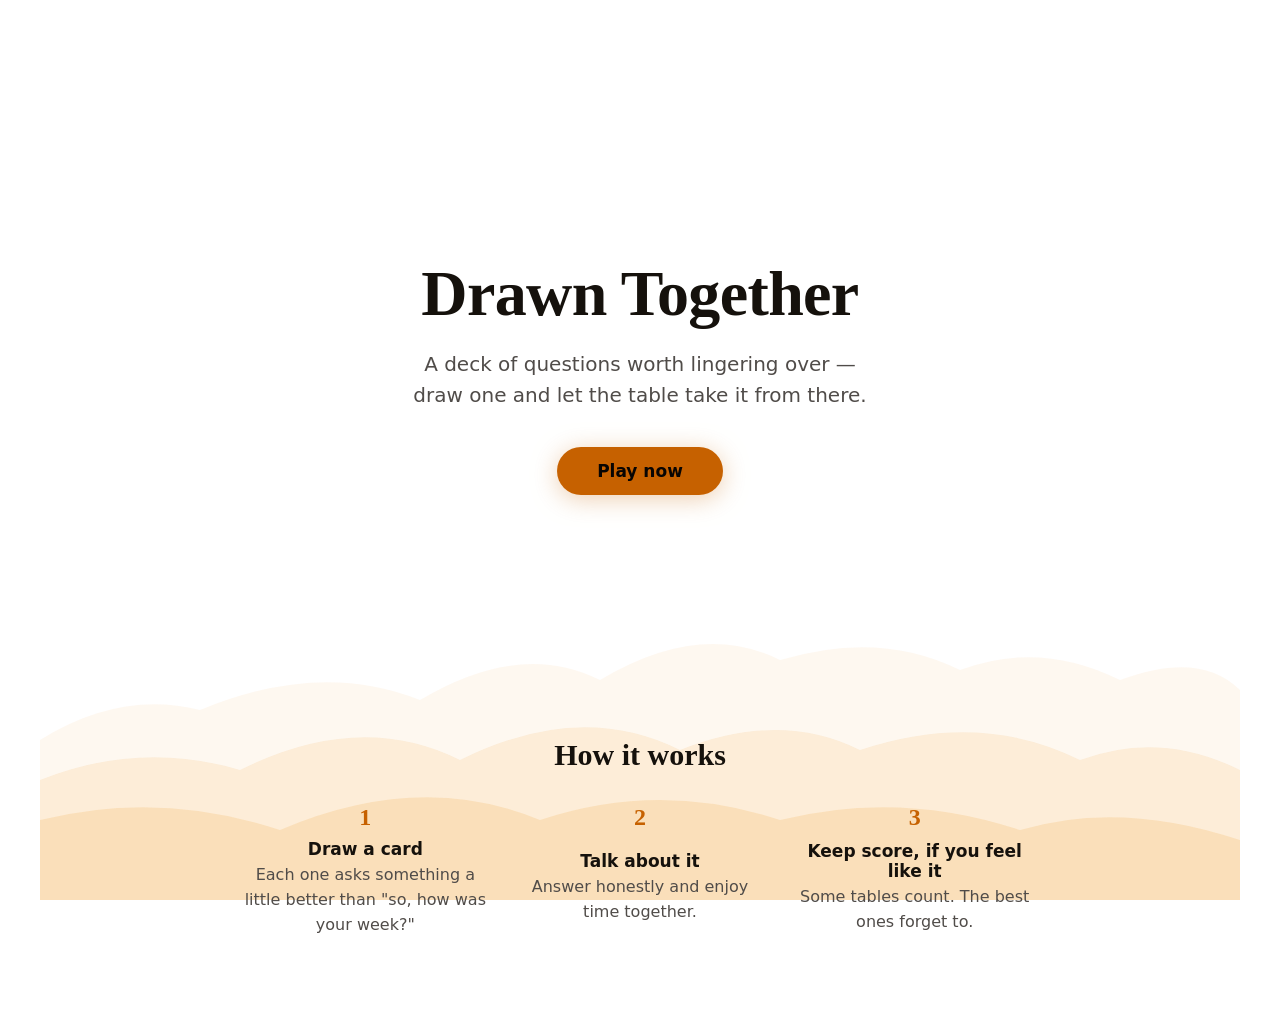
<file: landing.html>
<!DOCTYPE html>
<html lang="en">
<head>
<meta charset="UTF-8">
<meta name="viewport" content="width=device-width, initial-scale=1.0">
<title>Drawn Together</title>
<style>
  *, *::before, *::after { box-sizing: border-box; margin: 0; padding: 0; }

  :root {
    --bg:       oklch(1 0 0);
    --ink:      oklch(0.18 0.012 68);
    --ink-dim:  oklch(0.42 0.008 68);
    --primary:  oklch(0.60 0.18 65);
    --primary-glow: oklch(0.60 0.18 65 / 0.3);
    --on-primary: oklch(0.12 0.01 68);
    --ridge:    oklch(0.72 0.16 65);

    --font-display: 'New York', 'Iowan Old Style', 'Palatino Linotype', Palatino, Georgia, serif;
    --font-body: -apple-system, BlinkMacSystemFont, 'Segoe UI', system-ui, sans-serif;
    --ease-out-quart: cubic-bezier(0.25, 1, 0.5, 1);
  }

  @media (prefers-color-scheme: dark) {
    :root {
      --bg:       oklch(0.08 0 0);
      --ink:      oklch(0.93 0.005 68);
      /* game uses 0.65; nudged to 0.68 so body text stays >=4.5:1 AA
         even where it scrolls over all three stacked ridge tints */
      --ink-dim:  oklch(0.68 0.008 68);
      --primary:  oklch(0.72 0.16 65);
      --primary-glow: oklch(0.72 0.16 65 / 0.35);
    }
  }

  body {
    font-family: var(--font-body);
    background: var(--bg);
    color: var(--ink);
    -webkit-font-smoothing: antialiased;
    -moz-osx-font-smoothing: grayscale;
    min-height: 100vh;
    position: relative;
  }

  /* ── Mountain background (shared with the game) ── */
  .mountains {
    position: fixed;
    inset: 0;
    z-index: -1;
    pointer-events: none;
    overflow: hidden;
  }
  .mountains svg {
    position: absolute;
    bottom: 0;
    left: 50%;
    transform: translateX(-50%);
    width: 100%;
    min-width: 600px;
    max-width: 1200px;
    height: auto;
  }

  main {
    max-width: 38rem;
    margin: 0 auto;
    padding: 0 1.25rem 5rem;
  }

  /* ── Hero ── */
  .hero {
    min-height: 82vh;
    display: flex;
    flex-direction: column;
    justify-content: center;
    align-items: center;
    text-align: center;
    padding: 4rem 0 3rem;
  }
  h1 {
    font-family: var(--font-display);
    font-weight: 600;
    font-size: clamp(2.5rem, 8vw, 4rem);
    letter-spacing: -0.01em;
    line-height: 1.1;
  }
  .pitch {
    margin-top: 1.25rem;
    font-size: clamp(1.0625rem, 2.5vw, 1.25rem);
    line-height: 1.55;
    color: var(--ink-dim);
    max-width: 30rem;
    text-wrap: balance;
  }
  .cta {
    display: inline-flex;
    align-items: center;
    justify-content: center;
    margin-top: 2.25rem;
    padding: 0.875rem 2.5rem;
    min-height: 3rem;
    border-radius: 99px;
    background: var(--primary);
    color: var(--on-primary);
    font-weight: 600;
    font-size: 1.0625rem;
    text-decoration: none;
    box-shadow: 0 4px 24px var(--primary-glow);
  }
  .cta:hover { box-shadow: 0 6px 32px var(--primary-glow); }
  .cta:focus-visible {
    outline: 2px solid var(--primary);
    outline-offset: 3px;
  }

  /* ── How it works ── */
  .how h2 {
    font-family: var(--font-display);
    font-weight: 600;
    font-size: clamp(1.5rem, 4vw, 1.875rem);
    text-align: center;
  }
  .how ol {
    list-style: none;
    counter-reset: step;
    margin-top: 2rem;
    display: grid;
    gap: 1.75rem;
  }
  .how li {
    counter-increment: step;
    display: grid;
    grid-template-columns: auto 1fr;
    gap: 1rem;
    align-items: baseline;
  }
  .how li::before {
    content: counter(step);
    font-family: var(--font-display);
    font-size: 1.5rem;
    font-weight: 600;
    color: var(--primary);
    min-width: 1.5ch;
    text-align: center;
  }
  .how h3 {
    font-size: 1.0625rem;
    font-weight: 600;
  }
  .how p {
    margin-top: 0.25rem;
    line-height: 1.55;
    color: var(--ink-dim);
  }

  @media (min-width: 720px) {
    main { max-width: 52rem; }
    .how ol {
      grid-template-columns: repeat(3, 1fr);
      gap: 2rem;
    }
    .how li {
      grid-template-columns: 1fr;
      justify-items: center;
      text-align: center;
      gap: 0.5rem;
    }
  }

  /* ── Motion (only when welcome) ── */
  @media (prefers-reduced-motion: no-preference) {
    .hero > * {
      animation: rise 0.7s var(--ease-out-quart) backwards;
    }
    .hero .pitch { animation-delay: 0.12s; }
    .hero .cta   { animation-delay: 0.24s; }
    .cta { transition: box-shadow 0.2s var(--ease-out-quart), transform 0.15s var(--ease-out-quart); }
    .cta:active { transform: scale(0.97); }
    @keyframes rise {
      from { opacity: 0; transform: translateY(0.75rem); }
      to   { opacity: 1; transform: none; }
    }
  }
</style>
</head>
<body>

  <!-- Mountain Background -->
  <div class="mountains" aria-hidden="true">
    <svg viewBox="0 0 1200 500" preserveAspectRatio="none" xmlns="http://www.w3.org/2000/svg">
      <path d="M0 500 L0 340 Q80 290 160 310 Q280 260 380 300 Q480 240 560 280 Q660 220 740 260 Q840 230 920 270 Q1000 240 1080 280 Q1160 250 1200 290 L1200 500 Z"
            fill="oklch(0.72 0.16 65 / 0.06)" />
      <path d="M0 500 L0 380 Q100 340 200 370 Q320 310 420 360 Q540 300 640 350 Q740 310 820 350 Q940 310 1040 360 Q1120 330 1200 370 L1200 500 Z"
            fill="oklch(0.72 0.16 65 / 0.10)" />
      <path d="M0 500 L0 420 Q120 390 240 430 Q380 370 500 420 Q620 380 740 420 Q860 390 980 430 Q1080 400 1200 440 L1200 500 Z"
            fill="oklch(0.72 0.16 65 / 0.14)" />
    </svg>
  </div>

  <main>
    <section class="hero">
      <h1>Drawn Together</h1>
      <p class="pitch">A deck of questions worth lingering over — draw one and let the table take it from there.</p>
      <a class="cta" href="play/">Play now</a>
    </section>

    <section class="how">
      <h2>How it works</h2>
      <ol>
        <li>
          <div>
            <h3>Draw a card</h3>
            <p>Each one asks something a little better than "so, how was your week?"</p>
          </div>
        </li>
        <li>
          <div>
            <h3>Talk about it</h3>
            <p>Answer honestly and enjoy time together.</p>
          </div>
        </li>
        <li>
          <div>
            <h3>Keep score, if you feel like it</h3>
            <p>Some tables count. The best ones forget to.</p>
          </div>
        </li>
      </ol>
    </section>
  </main>

</body>
</html>
</file>
